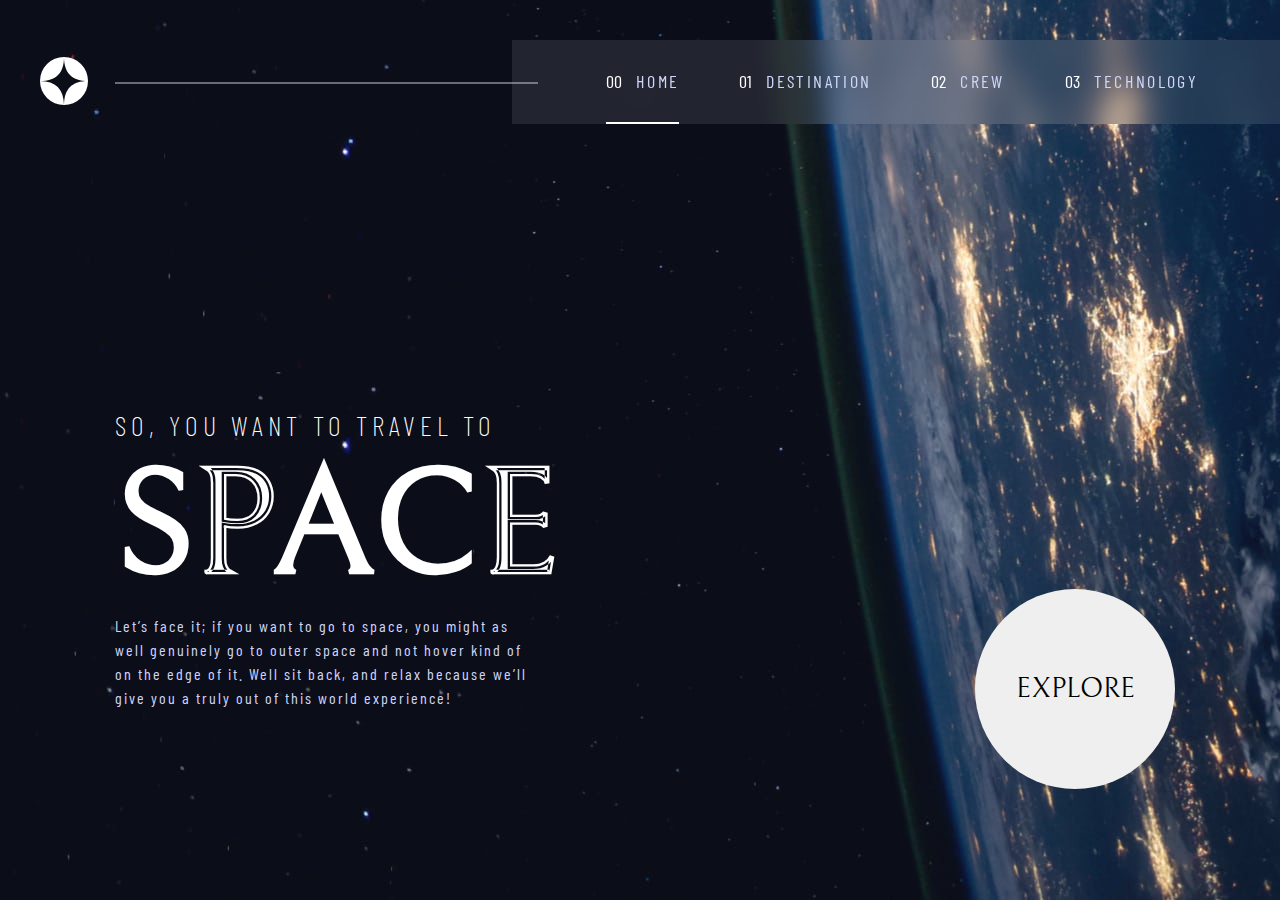
<file: index.html>
<!DOCTYPE html>
<html lang="en">
  <head>
    <meta charset="UTF-8" />
    <meta name="viewport" content="width=device-width, initial-scale=1.0" />

    <link
      rel="icon"
      type="image/png"
      sizes="32x32"
      href="./assets/favicon-32x32.png"
    />
    <link
      href="https://fonts.googleapis.com/css2?family=Barlow+Condensed&family=Bellefair&display=swap"
      rel="stylesheet"
    />
    <link rel="stylesheet" href="style.css" />
    <title>Frontend Mentor | Space tourism website</title>
    <script defer src="script.js"></script>
  </head>
  <body>
    <div class="wrapper home">
      <nav>
        <div class="logo">
          <img src="/assets/shared/logo.svg" alt="" />
        </div>

        <img class="hamburger" src="/assets/shared/icon-hamburger.svg" alt="" />
        <ul class="nav">
          <img class="close" src="/assets/shared/icon-close.svg" alt="" />
          <li class="nav-links active">
            <span>00</span>
            <a href="index.html">HOME</a>
          </li>
          <li class="nav-links">
            <span>01</span>
            <a href="destination.html">DESTINATION</a>
          </li>
          <li class="nav-links">
            <span>02</span>
            <a href="crew.html">CREW</a>
          </li>
          <li class="nav-links">
            <span>03</span>
            <a href="technology.html">TECHNOLOGY</a>
          </li>
        </ul>
        <div class="line"></div>
      </nav>
      <main class="index-main">
        <div class="writeup">
          <h5>SO, YOU WANT TO TRAVEL TO</h5>
          <h1>SPACE</h1>
          <p>
            Let’s face it; if you want to go to space, you might as well
            genuinely go to outer space and not hover kind of on the edge of it.
            Well sit back, and relax because we’ll give you a truly out of this
            world experience!
          </p>
        </div>
        <div class="explore">
          <button class="explore-btn" type="button">
            <a href="destination.html">EXPLORE</a>
          </button>
        </div>
      </main>
    </div>
    <!-- 
  00 Home
  01 Destination
  02 Crew
  03 Technology

  So, you want to travel to
  Space
  Let’s face it; if you want to go to space, you might as well genuinely go to 
  outer space and not hover kind of on the edge of it. Well sit back, and relax 
  because we’ll give you a truly out of this world experience!

  Explore -->
  </body>
</html>
</file>
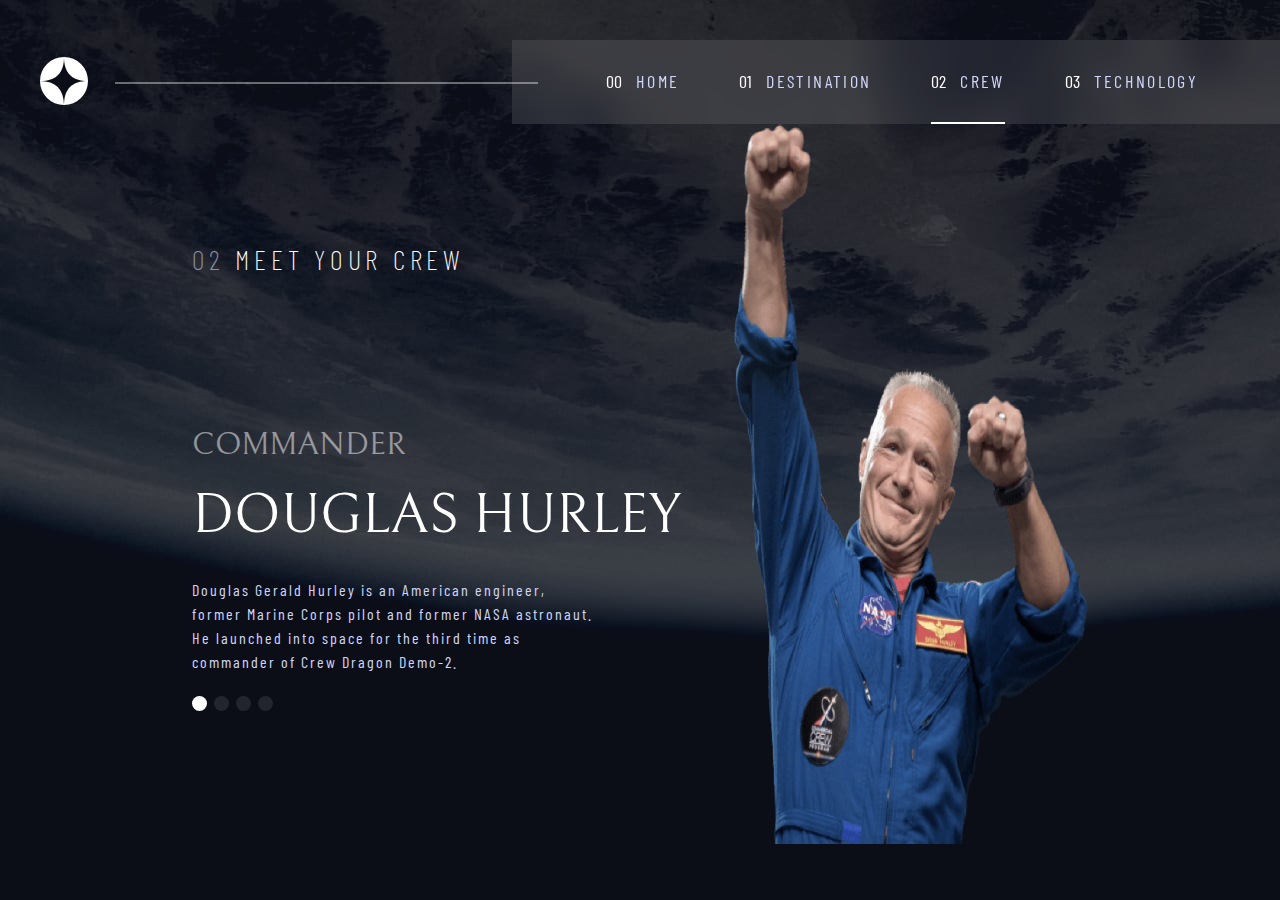
<file: crew.html>
<!DOCTYPE html>
<html lang="en">
  <head>
    <meta charset="UTF-8" />
    <meta name="viewport" content="width=device-width, initial-scale=1.0" />

    <link
      rel="icon"
      type="image/png"
      sizes="32x32"
      href="./assets/favicon-32x32.png"
    />
    <link
      href="https://fonts.googleapis.com/css2?family=Barlow+Condensed&family=Bellefair&display=swap"
      rel="stylesheet"
    />
    <link rel="stylesheet" href="style.css" />
    <title>Frontend Mentor | Space tourism website</title>
    <script defer src="script.js"></script>
  </head>
  <body>
    <div class="wrapper crew">
      <nav>
        <div class="logo">
          <img src="/assets/shared/logo.svg" alt="" />
        </div>

        <img class="hamburger" src="/assets/shared/icon-hamburger.svg" alt="" />
        <ul class="nav">
          <img class="close" src="/assets/shared/icon-close.svg" alt="" />
          <li class="nav-links">
            <span>00</span>
            <a href="index.html">HOME</a>
          </li>
          <li class="nav-links">
            <span>01</span>
            <a href="destination.html">DESTINATION</a>
          </li>
          <li class="nav-links active">
            <span>02</span>
            <a href="crew.html">CREW</a>
          </li>
          <li class="nav-links">
            <span>03</span>
            <a href="technology.html">TECHNOLOGY</a>
          </li>
        </ul>
        <div class="line"></div>
      </nav>
      <main class="crew-main">
        <div class="crew-div">
          <div class="crew-writeup">
            <h5><span class="number">02</span> MEET YOUR CREW</h5>
            <div class="crew-info">
              <h4 class="crew-role">COMMANDER</h4>
              <h3 class="crew-name">DOUGLAS HURLEY</h3>
              <p class="crew-bio">
                Douglas Gerald Hurley is an American engineer, former Marine
                Corps pilot and former NASA astronaut. He launched into space
                for the third time as commander of Crew Dragon Demo-2.
              </p>
            </div>
            <div class="crew-slide-dot">
              <!-- <div class="dot active"></div>
              <div class="dot hover"></div>
              <div class="dot"></div>
              <div class="dot"></div> -->
            </div>
          </div>
          <div class="crew-image">
            <!-- <img
              class="slides"
              src="/assets/crew/image-douglas-hurley.png"
              alt=""
            />
            <img
              class="slides"
              src="/assets/crew/image-mark-shuttleworth.png"
              alt=""
            />
            <img
              class="slides"
              src="/assets/crew/image-anousheh-ansari.png"
              alt=""
            />
            <img
              class="slides"
              src="/assets/crew/image-victor-glover.png"
              alt=""
            /> -->
          </div>
        </div>
      </main>
    </div>
  </body>
</html>
</file>
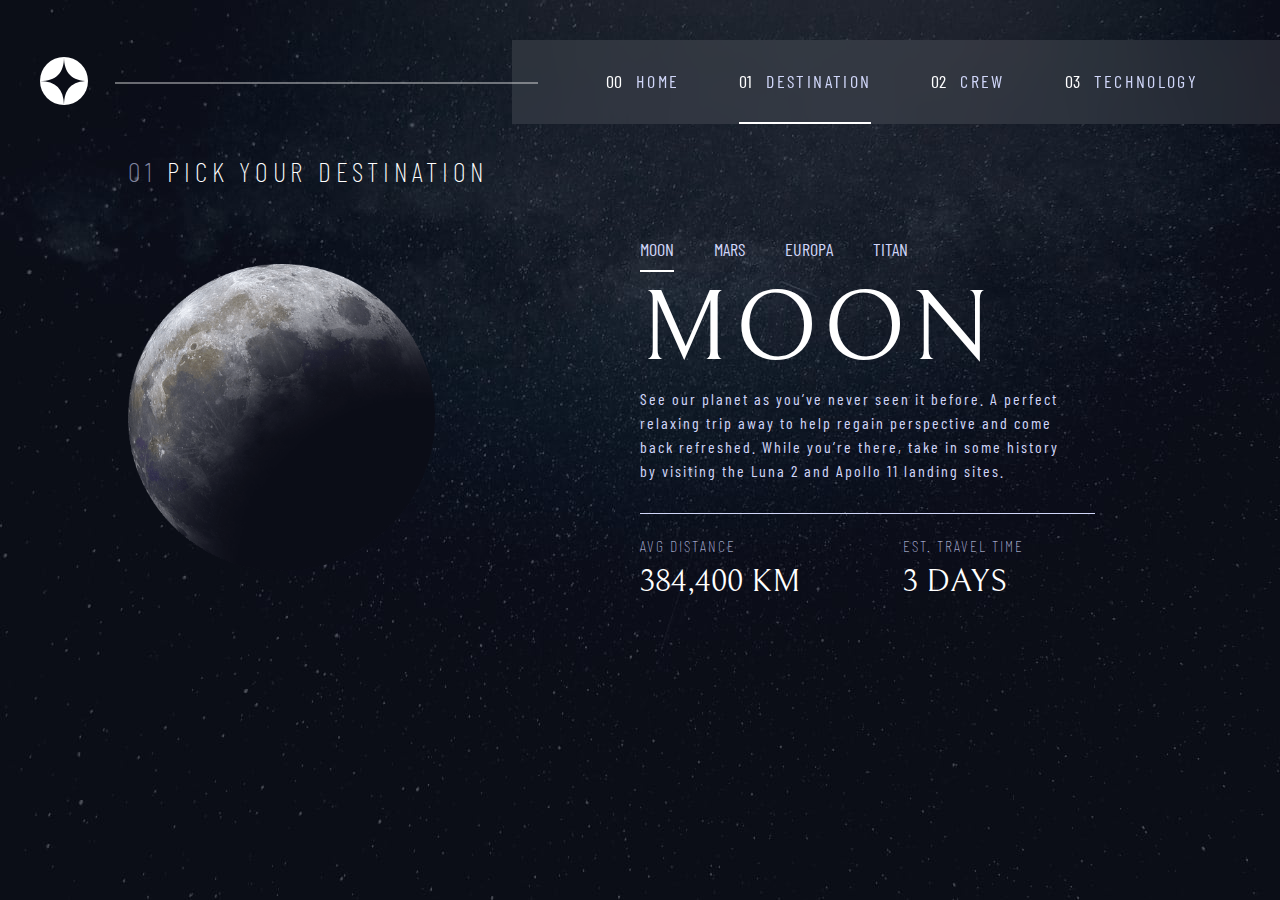
<file: destination.html>
<!DOCTYPE html>
<html lang="en">
  <head>
    <meta charset="UTF-8" />
    <meta name="viewport" content="width=device-width, initial-scale=1.0" />

    <link
      rel="icon"
      type="image/png"
      sizes="32x32"
      href="./assets/favicon-32x32.png"
    />
    <link
      href="https://fonts.googleapis.com/css2?family=Barlow+Condensed&family=Bellefair&display=swap"
      rel="stylesheet"
    />
    <link rel="stylesheet" href="style.css" />
    <title>Frontend Mentor | Space tourism website</title>
    <script defer src="script.js"></script>
  </head>
  <body>
    <div class="wrapper destination">
      <nav>
        <div class="logo">
          <img src="/assets/shared/logo.svg" alt="" />
        </div>

        <img class="hamburger" src="/assets/shared/icon-hamburger.svg" alt="" />
        <ul class="nav">
          <img class="close" src="/assets/shared/icon-close.svg" alt="" />
          <li class="nav-links">
            <span>00</span>
            <a href="index.html">HOME</a>
          </li>
          <li class="nav-links active">
            <span>01</span>
            <a href="destination.html">DESTINATION</a>
          </li>
          <li class="nav-links">
            <span>02</span>
            <a href="crew.html">CREW</a>
          </li>
          <li class="nav-links">
            <span>03</span>
            <a href="technology.html">TECHNOLOGY</a>
          </li>
        </ul>
        <div class="line"></div>
      </nav>
      <main class="destination-main">
        <h5><span class="number">01</span> PICK YOUR DESTINATION</h5>
        <div class="destination-div">
          <div class="destination-img">
            <img
              class="planet-img"
              src="/assets/destination/image-moon.png"
              alt=""
            />
          </div>
          <div class="destination-writeup">
            <ul class="planet-div">
              <li class="planet active" data-number="0">MOON</li>
              <li class="planet" data-number="1">MARS</li>
              <li class="planet" data-number="2">EUROPA</li>
              <li class="planet" data-number="3">TITAN</li>
            </ul>
            <h2 class="planet-name">MOON</h2>
            <p class="info">
              See our planet as you’ve never seen it before. A perfect relaxing
              trip away to help regain perspective and come back refreshed.
              While you’re there, take in some history by visiting the Luna 2
              and Apollo 11 landing sites.
            </p>
            <div class="travel">
              <div class="distance">
                <p>AVG DISTANCE</p>
                <h4 class="planet-distance">384,400 km</h4>
              </div>
              <div>
                <p>EST. TRAVEL TIME</p>
                <h4 class="planet-travel-time">3 days</h4>
              </div>
            </div>
          </div>
        </div>
      </main>
    </div>
  </body>
</html>
</file>
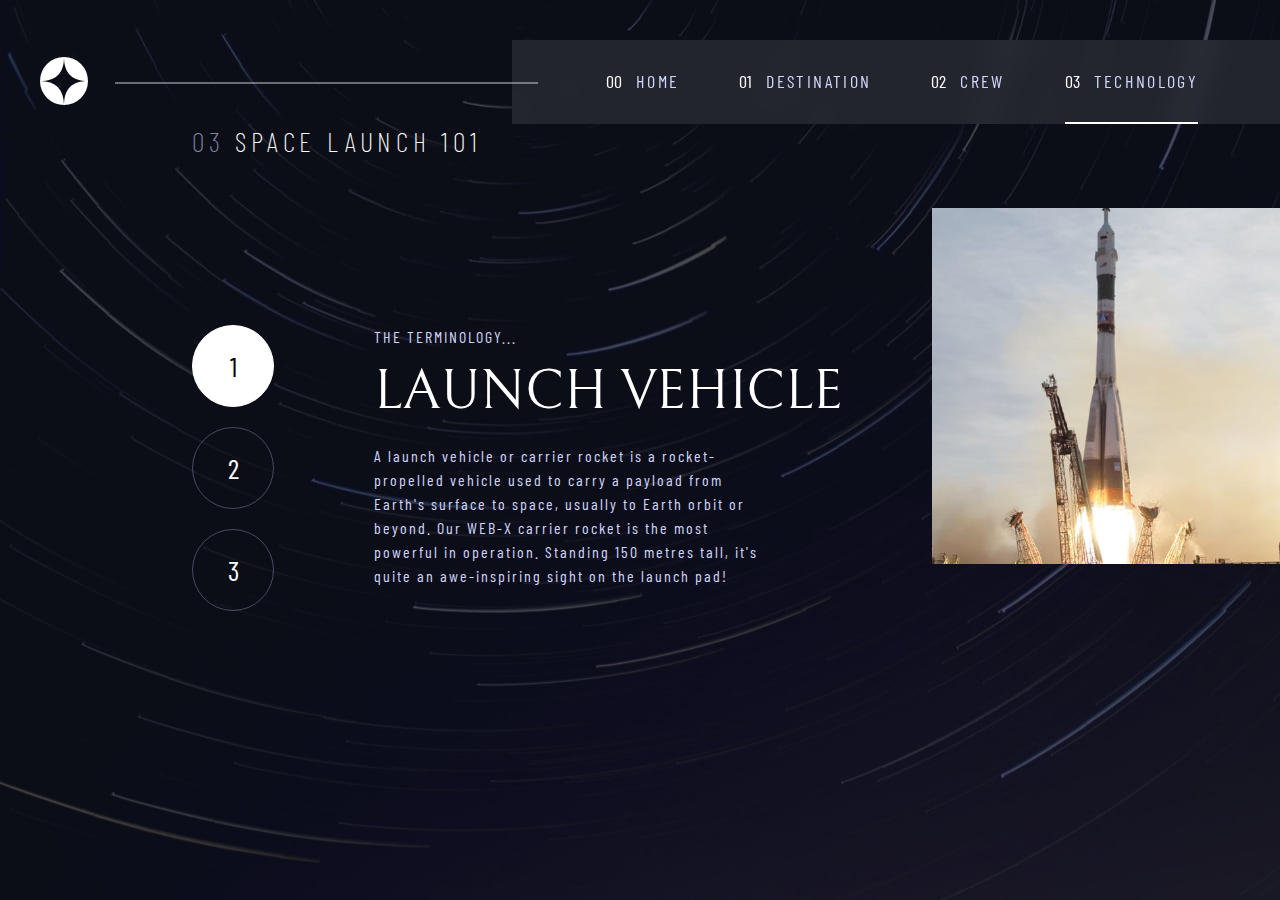
<file: technology.html>
<!DOCTYPE html>
<html lang="en">
  <head>
    <meta charset="UTF-8" />
    <meta name="viewport" content="width=device-width, initial-scale=1.0" />

    <link
      rel="icon"
      type="image/png"
      sizes="32x32"
      href="./assets/favicon-32x32.png"
    />
    <link
      href="https://fonts.googleapis.com/css2?family=Barlow+Condensed&family=Bellefair&display=swap"
      rel="stylesheet"
    />
    <link rel="stylesheet" href="style.css" />
    <title>Frontend Mentor | Space tourism website</title>
    <script defer src="script.js"></script>
  </head>
  <body>
    <div class="wrapper technology">
      <nav>
        <div class="logo">
          <img src="/assets/shared/logo.svg" alt="" />
        </div>

        <img class="hamburger" src="/assets/shared/icon-hamburger.svg" alt="" />
        <ul class="nav">
          <img class="close" src="/assets/shared/icon-close.svg" alt="" />
          <li class="nav-links">
            <span>00</span>
            <a href="index.html">HOME</a>
          </li>
          <li class="nav-links">
            <span>01</span>
            <a href="destination.html">DESTINATION</a>
          </li>
          <li class="nav-links">
            <span>02</span>
            <a href="crew.html">CREW</a>
          </li>
          <li class="nav-links active">
            <span>03</span>
            <a href="technology.html">TECHNOLOGY</a>
          </li>
        </ul>
        <div class="line"></div>
      </nav>
      <main class="technology-main">
        <h5><span class="number">03</span> SPACE LAUNCH 101</h5>
        <div class="tech-div">
          <div class="tech-writeup">
            <div class="tech-opt">
              <div data-num="0" class="option active">1</div>
              <div data-num="1" class="option">2</div>
              <div data-num="2" class="option">3</div>
            </div>
            <div class="tech-info">
              <p class="tech-term">THE TERMINOLOGY...</p>
              <h3 class="tech-name">LAUNCH VEHICLE</h3>
              <p class="tech-note">
                A launch vehicle or carrier rocket is a rocket-propelled vehicle
                used to carry a payload from Earth's surface to space, usually
                to Earth orbit or beyond. Our WEB-X carrier rocket is the most
                powerful in operation. Standing 150 metres tall, it's quite an
                awe-inspiring sight on the launch pad!
              </p>
            </div>
          </div>
          <div class="tech-img">
            <img src="" alt="" />
          </div>
        </div>
      </main>
    </div>
  </body>
</html>
</file>
<file: style.css>
* {
  margin: 0;
  padding: 0;
  /* box-sizing: border-box; */
}

.wrapper {
  width: 100%;
  height: calc(100vh - 40px);
  background-size: cover;
  padding-top: 40px;
  font-family: "Barlow Condensed", sans-serif;
  position: relative;
}

p {
  font-size: 16px;
  letter-spacing: 2px;
  line-height: 24px;
  color: #d0d6f9;
}

h5 {
  font-size: 28px;
  letter-spacing: 4.75px;
  font-weight: 200;
  color: #ffffff;
}

h1 {
  font-family: "Bellefair", serif;
  font-size: 150px;
  color: #ffffff;
}

h2 {
  color: #fff;
  font-size: 100px;
  font-family: "Bellefair", serif;
}

h4 {
  font-size: 32px;
  font-family: "Bellefair", serif;
  color: #fff;
  font-weight: 100;
}

h3 {
  font-family: "Bellefair", serif;
  font-size: 56px;
  color: #fff;
  font-weight: 200;
}

.home {
  background-image: url(/assets/home/background-home-desktop.jpg);
}

nav {
  display: flex;
  width: 100%;
  justify-content: space-between;
  align-items: center;
  position: relative;
}

.logo {
  margin-left: 40px;
}

.nav {
  padding-left: 5%;
  width: 55%;
  display: flex;
  background-color: rgba(250, 250, 250, 0.1);
  backdrop-filter: blur(14px);
}
.close {
  display: none;
}
.hamburger {
  display: none;
}

.nav-links {
  padding: 30px 0;
  margin: 0 30px;
  list-style: none;
  font-size: 18px;
  transition: 0.4s ease;
}

.nav-links.active {
  border-bottom: 2px solid #ffffff;
}

.nav-links.hover {
  border-bottom: 2px solid #d0d6f9;
}

.nav-links span {
  color: #ffffff;
  padding-right: 10px;
}

.nav-links a {
  color: #d0d6f9;
  text-decoration: none;
  letter-spacing: 2.35px;
  font-size: 18px;
}
.line {
  position: absolute;
  height: 2px;
  width: 33%;
  top: 50%;
  left: 9%;
  background-color: rgba(250, 250, 250, 0.4);
}

.index-main {
  height: 80vh;
  display: flex;
  align-items: center;
  justify-content: space-between;
}

.index-main .writeup {
  padding-left: 9%;
  color: #ffffff;
  width: 50%;
  position: relative;
}

.index-main .writeup h5 {
  padding-top: 150px;
}

.index-main .writeup p {
  width: 65%;
}

.index-main .explore {
  width: 250px;
  height: 250px;
  border-radius: 50%;
  right: 10%;
  bottom: 15%;
  border: none;
  font-size: 28px;
  padding: 30px;
  margin-top: 30px;
  margin-right: 50px;
  display: flex;
  align-items: center;
  justify-content: center;
  transition: 0.4s ease-in;
  align-self: flex-end;
}

.index-main .explore.active {
  pointer-events: all;
  background-color: rgba(0, 0, 0, 0.6);
}

.index-main .explore-btn {
  width: 200px;
  height: 200px;
  border-radius: 50%;
  border: none;
  font-family: "Bellefair", serif;
  font-size: 28px;
  padding: 30px;
}

.index-main .explore-btn a {
  text-decoration: none;
  color: #000;
}

/* CSS FOR THE DESTINATION PAGE  */
.destination {
  background-image: url(/assets/destination/background-destination-desktop.jpg);
}

.destination-main {
  padding: 30px 10% 0px;
}
.number {
  color: #d0d6f9;
  opacity: 0.6;
}

.destination h2 {
  color: #ffffff;
  font-weight: 200;
  letter-spacing: 6px;
  text-transform: uppercase;
}

.destination-div {
  display: flex;
  justify-content: space-between;
  align-items: center;
  margin: 50px auto 0;
}

.destination-writeup {
  width: 50%;
}

.destination-img {
  width: 30%;
}

.destination-img img {
  width: 100%;
}

.planet-div {
  display: flex;
}

.planet:nth-child(1) {
  margin-left: 0px;
}

.planet {
  list-style: none;
  margin: 0 20px;
  font-size: 18px;
  color: #d0d6f9;
  padding-bottom: 10px;
  cursor: pointer;
}

.planet.active {
  border-bottom: 2px solid #ffffff;
}

.planet.hover {
  border-bottom: 2px solid rgba(208, 214, 249, 0.5);
}

.info {
  width: 85%;
  padding-bottom: 30px;
  padding-right: 20px;
  border-bottom: 0.5px solid #d0d6f9;
}

.travel {
  padding-top: 20px;
  width: 75%;
  display: flex;
  justify-content: space-between;
}

.travel p {
  padding-bottom: 5px;
  font-weight: 100;
}

.destination h4 {
  text-transform: uppercase;
}

/* CSS FOR THE CREW PAGE  */
.crew {
  background-image: url(/assets/crew/background-crew-desktop.jpg);
}

.crew-main {
  padding: 0px 15%;
}

.crew-div h5 {
  margin: 0px 0px 150px;
}

.crew-div {
  display: flex;
  align-items: center;
  justify-content: space-between;
  margin: 0 auto;
  height: 80vh;
}

.crew-div h4 {
  opacity: 0.5;
  margin: 20px 0;
  text-transform: uppercase;
}

.crew-div h3 {
  margin-bottom: 30px;
  text-transform: uppercase;
}

.crew-div p {
  width: 75%;
}

.crew-image {
  display: flex;
  width: 100%;
  height: 100%;
  position: relative;
  overflow: hidden;
}

.crew-image img {
  width: 100%;
  height: inherit;
  position: absolute;
  transition: all 0.1s ease-in;
}

.crew-slide-dot {
  width: 15%;
  height: 30px;
  margin-top: 22px;
  display: flex;
  justify-content: space-between;
}

.dot {
  width: 15px;
  height: 15px;
  border-radius: 50%;
  background-color: rgba(250, 250, 250, 0.1);
  transition: 0.3s ease-in-out;
}

.dot.active {
  background-color: #fff;
}

.dot.hover {
  background-color: rgba(255, 255, 255, 0.6);
}

/* CSS FOR TECHNOLOGY PAGE  */

.technology {
  background-image: url(/assets/technology/background-technology-desktop.jpg);
}

.technology-main {
  padding: 0px 0 0px 15%;
}

.technology-main h5 {
  margin-bottom: 50px;
}

.tech-div {
  display: flex;
  justify-content: space-between;
  align-items: center;
}

.tech-writeup {
  width: 60%;
  display: flex;
}

.tech-writeup h3 {
  margin-bottom: 20px;
  text-transform: uppercase;
}

.tech-opt {
  margin-right: 100px;
}

.option {
  width: 80px;
  height: 80px;
  border-radius: 50%;
  /* background-color: #fff; */
  color: #fff;
  margin-bottom: 20px;
  border: 1px solid rgba(208, 214, 249, 0.3);
  display: flex;
  justify-content: center;
  align-items: center;
  font-size: 28px;
}

.option.active {
  background-color: #fff;
  border-color: #fff;
  color: #000;
}

.option.hover {
  border-color: #fff;
}

.tech-note {
  width: 85%;
}

.tech-term {
  margin-bottom: 10px;
}

.tech-img {
  width: 32%;
  height: 60vh;
  /* background-image: url(/assets/technology/image-launch-vehicle-portrait.jpg); */
}

.tech-img img {
  width: 100%;
}

@media only screen and (max-width: 912px) {
  .wrapper {
    height: 100vh;
    padding: 0;
    background-image: url(/assets/home/background-home-tablet.jpg);
  }
  .line {
    display: none;
  }

  .nav {
    padding-left: 3%;
  }

  .nav-links {
    padding: 30px 0;
    margin: 0 15px;
    list-style: none;
    font-size: 18px;
    transition: 0.4s ease;
  }

  .nav-links span {
    display: none;
  }
  .index-main {
    flex-direction: column;
    justify-content: start;
    align-items: flex-start;
    text-align: center;
  }

  .index-main .writeup {
    padding: 0;
    width: 100%;
    color: #ffffff;
    position: relative;
  }

  .index-main .writeup h5 {
    padding-top: 100px;
  }

  .index-main .writeup h1 {
    padding: 20px 0;
  }

  .index-main .writeup p {
    font-size: 16px;
    letter-spacing: 2px;
    line-height: 32px;
    width: 50%;
    margin: auto;
  }

  .index-main .explore {
    margin: 0 auto;
    position: static;
    display: flex;
    transition: 0.4s ease-in;
  }

  /* CSS FOR THE DESTINATION PAGE  */

  .destination {
    background-image: url(/assets/destination/background-destination-tablet.jpg);
  }

  .destination-main {
    padding: 50px 5%;
  }

  .destination h5 {
    font-size: 20px;
    font-weight: 100;
  }

  .destination-div {
    flex-direction: column;
    text-align: center;
  }

  .destination-img {
    margin-bottom: 40px;
    width: 50%;
  }

  .destination-writeup {
    width: 100%;
  }

  .destination-writeup h2 {
    font-weight: 100;
    margin: 0;
  }

  .planet:nth-child(1) {
    margin-left: 20px;
  }

  .planet-div {
    /* display: flex; */
    justify-content: center;
    margin: 20px 0 10px;
  }
  .info {
    padding: 0;
    padding-bottom: 50px;
    margin: 0%;
    width: 75%;
    margin: 0 auto;
    letter-spacing: 1px;
    line-height: 28px;
    opacity: 0.7s;
  }
  .travel {
    margin: 0 auto;
  }

  /* CSS FOR THE CREW PAGE  */
  .crew {
    background-image: url(/assets/crew/background-crew-tablet.jpg);
  }

  .crew-main {
    padding: 0px 5%;
  }

  .crew-info {
    width: 100%;
    text-align: center;
  }

  .crew-div h3 {
    margin: 0px 0px 10px;
    font-size: 42px;
  }

  .crew-div h4 {
    font-size: 28px;
  }

  .crew-div p {
    width: 75%;
    margin: 0 auto;
  }

  .crew-div {
    flex-direction: column;
  }

  .crew-div h5 {
    font-size: 24px;
    font-weight: lighter;
    margin-bottom: 50px;
  }

  .crew-slide-dot {
    margin: 20px auto;
    width: 10%;
  }

  .dot {
    width: 10px;
    height: 10px;
  }

  .crew-image {
    width: 55%;
    height: 100%;
  }

  .crew-image img {
    width: 100%;
    height: 100%;
  }

  /* CSS FOR TECHNOLOGY PAGE  */

  .technology {
    background-image: url(/assets/technology/background-technology-tablet.jpg);
  }

  .technology-main {
    padding: 0;
  }

  .technology-main h5 {
    margin: 5%;
    font-size: 24px;
    font-weight: 100;
  }

  .tech-writeup {
    flex-direction: column;
    width: 100%;
    text-align: center;
  }

  .tech-writeup h3 {
    margin-bottom: 10px;
    font-size: 42px;
  }

  .tech-opt {
    display: flex;
    width: 35%;
    margin: 50px auto 30px;
    justify-content: space-between;
  }

  .option {
    width: 70px;
    height: 70px;
  }

  .tech-div {
    display: flex;
    justify-content: flex-start;
    align-items: flex-start;
    flex-direction: column-reverse;
  }

  .tech-note {
    width: 65%;
    margin: 0 auto;
    line-height: 24px;
  }

  .tech-img {
    width: 100%;
    height: 40vh;
    /* background-image: url(/assets/technology/image-launch-vehicle-landscape.jpg); */
    background-size: cover;
  }

  .tech-img img {
    width: 100%;
    height: 100%;
  }
}

@media only screen and (max-width: 600px) {
  .wrapper {
    /* overflow: hidden; */
    overflow-x: hidden;
    background-image: url(/assets/home/background-home-mobile.jpg);
  }
  nav {
    padding-top: 40px;
  }

  .logo img {
    height: 36px;
  }

  .close {
    display: block;
    position: absolute;
    z-index: 3;
    right: 40px;
    top: 40px;
  }
  .hamburger {
    display: block;
    margin-right: 40px;
  }

  .nav {
    position: absolute;
    right: 0;
    top: 0;
    height: 100vh;
    padding-left: 5%;
    width: 50%;
    display: flex;
    flex-direction: column;
    background-color: rgba(250, 250, 250, 0.1);
    backdrop-filter: blur(14px);
    padding-top: 100px;
    z-index: 2;
    transform: translateX(100%);
    display: block;
    transition: 0.5s ease;
  }

  .nav.show {
    transform: translateX(0);
  }

  .nav-links {
    display: inline-block;
    padding: 20px 0;
  }

  .index-main .writeup h5 {
    font-size: 28px;
    padding-top: 100px;
    color: #d0d6f9;
  }

  .index-main .writeup h1 {
    padding: 30px 0;
    font-size: 150px;
    font-weight: 300;
  }

  .index-main .writeup p {
    font-size: 16px;
    letter-spacing: 1px;
    color: #d0d6f9;
    line-height: 24px;
    width: 80%;
    margin: auto;
  }

  .index-main .explore {
    width: 300px;
    height: 300px;
    padding: 30px;
    display: flex;
    align-items: center;
    justify-content: center;
    transition: 0.4s ease-in;
  }

  .index-main .explore-btn {
    width: 200px;
    height: 200px;
    font-size: 22px;
    font-weight: 900;
  }

  /* CSS FOR THE DESTINATION PAGE  */

  .destination {
    background-image: url(/assets/destination/background-destination-mobile.jpg);
  }

  .destination-main {
    padding-top: 20px;
  }

  .destination h5 {
    text-align: center;
  }

  .destination-img img {
    width: 100%;
  }

  .destination-div {
    margin: 30px 0;
  }

  .destination-writeup h2 {
    font-size: 60px;
  }

  .info {
    width: 100%;
    padding-bottom: 20px;
  }

  .travel {
    flex-direction: column;
  }
  .travel div:nth-child(1) {
    margin-bottom: 30px;
  }

  .travel p {
    padding: 0%;
  }

  .travel h4 {
    font-size: 28px;
  }

  /* CSS FOR THE CREW PAGE  */
  .crew {
    background-image: url(/assets/crew/background-crew-mobile.jpg);
  }

  .crew-div h5 {
    position: absolute;
    top: 10%;
    font-size: 18px;
    width: 100%;
    text-align: center;
    /* left: 40%;
    transform: translateX(-50%); */
  }

  .crew-div {
    flex-direction: column-reverse;
  }

  .crew-div h4 {
    font-size: 20px;
    margin: 10px 0;
  }

  .crew-div h3 {
    font-size: 26px;
  }

  .crew-div p {
    width: 100%;
    font-size: 16px;
  }

  .crew-writeup {
    display: flex;
    flex-direction: column-reverse;
  }

  .crew-slide-dot {
    width: 25%;
  }

  .dot {
    width: 12px;
    height: 12px;
  }

  /* CSS FOR TECHNOLOGY PAGE  */

  .technology {
    background-image: url(/assets/technology/background-technology-mobile.jpg);
  }

  .tech-writeup h3 {
    font-size: 30px;
  }

  .technology-main h5 {
    margin: 5% 0;
    text-align: center;
    font-size: 18px;
  }

  .tech-img {
    background-size: cover;
    background-position: 50%;
    height: 25vh;
  }

  .tech-note {
    font-size: 16px;
    width: 95%;
  }

  .tech-opt {
    display: flex;
    width: 45%;
    margin: 50px auto 30px;
    justify-content: space-between;
  }

  .option {
    width: 50px;
    height: 50px;
  }
}

@media only screen and (max-width: 480px) {
  nav {
    padding-top: 20px;
  }

  .logo img {
    height: 36px;
  }

  /* .nav {
    position: absolute;
    right: 0;
    top: 0;
    height: 100vh;
    padding-left: 5%;
    width: 50%;
    display: flex;
    flex-direction: column;
    background-color: rgba(250, 250, 250, 0.1);
    backdrop-filter: blur(14px);
    padding-top: 100px;
    z-index: 2;
  } */

  .index-main .writeup h5 {
    font-size: 18px;
    padding-top: 50px;
    color: #d0d6f9;
  }

  .index-main .writeup h1 {
    padding: 20px 0;
    font-size: 100px;
    font-weight: 300;
  }

  .index-main .writeup p {
    font-size: 16px;
    letter-spacing: 1px;
    color: #d0d6f9;
    line-height: 24px;
    width: 90%;
    margin: auto;
  }

  .index-main .explore {
    width: 250px;
    height: 250px;
    padding: 30px;
    display: flex;
    align-items: center;
    justify-content: center;
    transition: 0.4s ease-in;
  }

  .index-main .explore-btn {
    width: 150px;
    height: 150px;
    font-size: 22px;
    font-weight: 900;
  }

  /* CSS FOR THE DESTINATION PAGE  */

  .destination {
    background-image: url(/assets/destination/background-destination-mobile.jpg);
  }

  .destination h5 {
    font-size: 18px;
  }

  .destination-writeup h2 {
    font-size: 40px;
  }

  .planet {
    margin: 0px 10px;
  }
}

@media only screen and (max-width: 300px) {
  .index-main .writeup h5 {
    font-size: 16px;
  }

  .index-main .writeup h1 {
    font-size: 70px;
  }

  .destination {
    background-image: url(/assets/destination/background-destination-mobile.jpg);
  }
}
</file>
